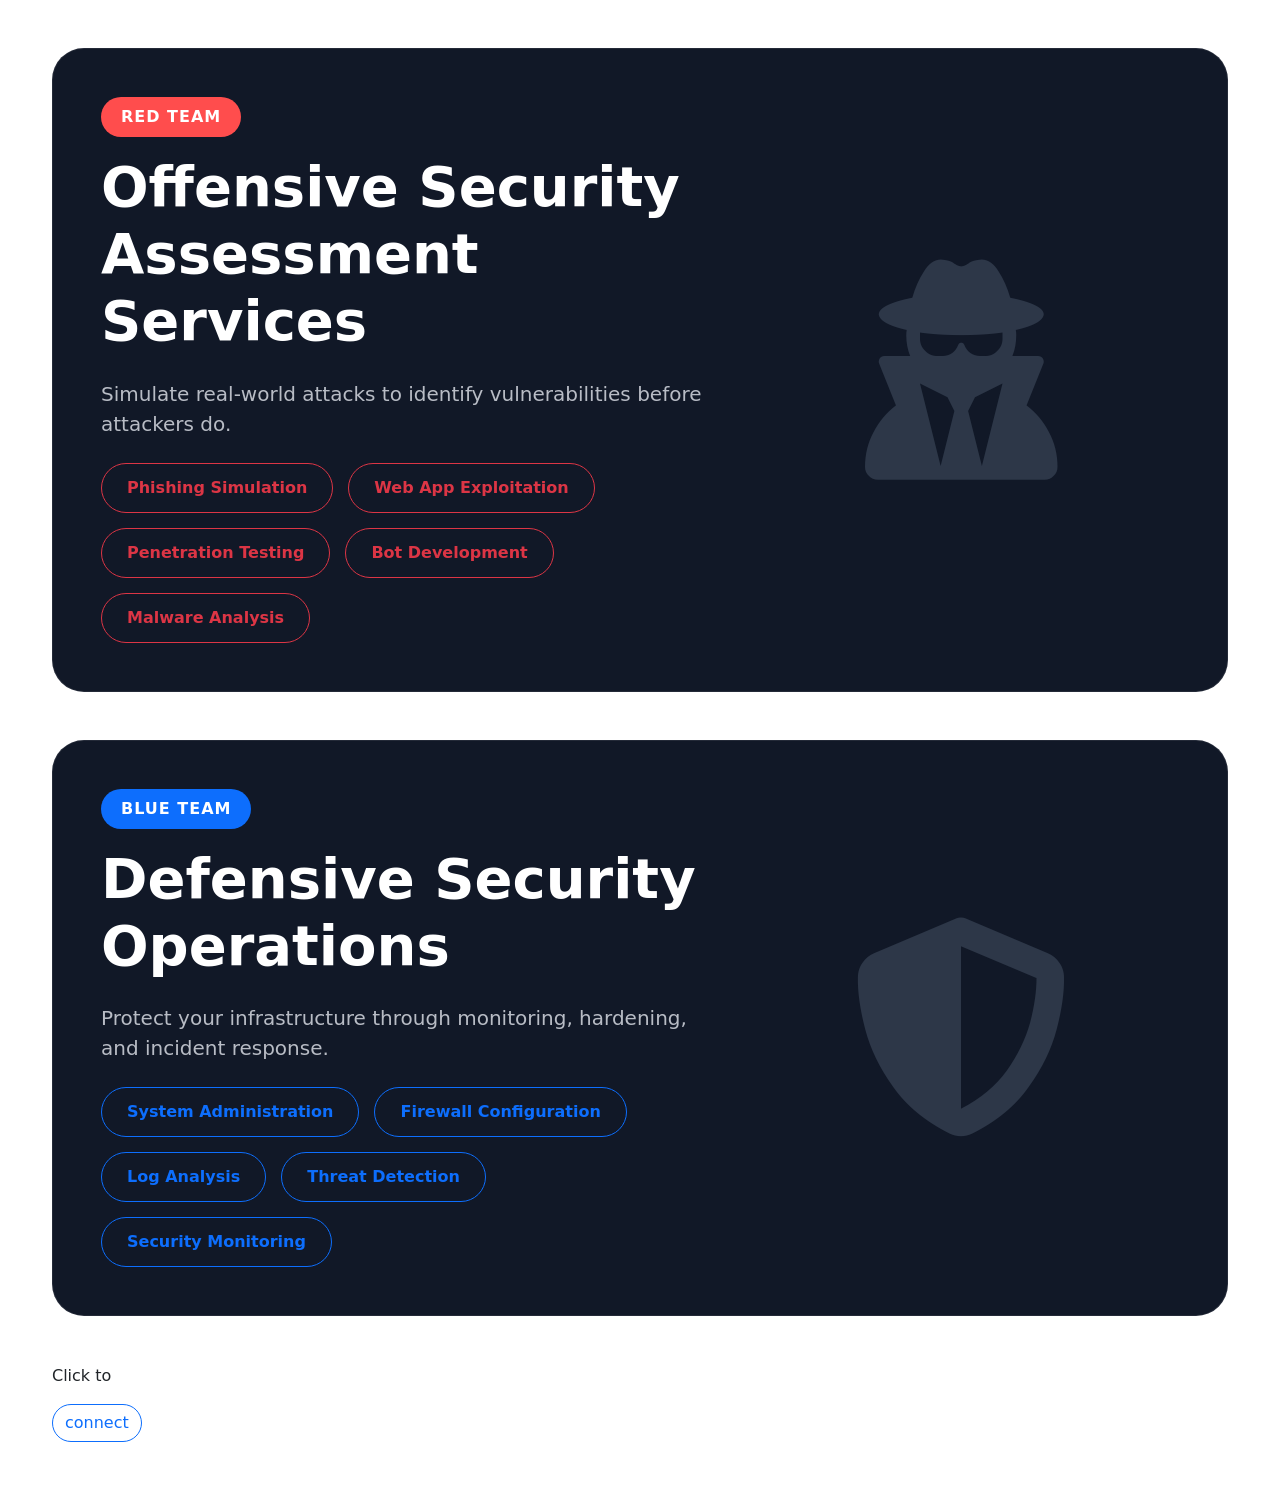
<file: other-services.html>
<!DOCTYPE html>
<html lang="en">
<head>
    <meta charset="UTF-8">
    <meta name="viewport" content="width=device-width, initial-scale=1.0">
    <title>Red team</title>

    <!-- Bootstrap -->
    <link href="https://cdn.jsdelivr.net/npm/bootstrap@5.3.7/dist/css/bootstrap.min.css" rel="stylesheet">
    
    <!-- Font Awesome -->
    <link rel="stylesheet" href="https://cdnjs.cloudflare.com/ajax/libs/font-awesome/6.7.2/css/all.min.css">

    <!-- linkings -->
    <link rel="stylesheet" href="styles/other-services.css">

    <script src="script/appliaction-validation.js"></script>

    <script src="script/application.js"></script>

    <!-- AOS -->
    <link href="https://unpkg.com/aos@2.3.4/dist/aos.css" rel="stylesheet">
</head>
<body>
        <div class="container-lg services-section my-5">
        
            <!-- RED TEAM -->
            <section class="service-card mb-5 p-5 rounded-5" data-aos="fade-right">
        
                <div class="row align-items-center">
        
                    <div class="col-lg-7">
        
                        <span class="service-tag red-tag">RED TEAM</span>
        
                        <h2 class="display-4 fw-bold mt-3">
                            Offensive Security <br>
                            Assessment Services
                        </h2>
        
                        <p class="lead mt-4">
                            Simulate real-world attacks to identify vulnerabilities before attackers do.
                        </p>
        
                        <div class="service-buttons mt-4">
        
                            <a href="#" class="btn btn-outline-danger rounded-pill">
                                Phishing Simulation
                            </a>
        
                            <a href="#" class="btn btn-outline-danger rounded-pill">
                                Web App Exploitation
                            </a>
        
                            <a href="#" class="btn btn-outline-danger rounded-pill">
                                Penetration Testing
                            </a>
        
                            <a href="#" class="btn btn-outline-danger rounded-pill">
                                Bot Development
                            </a>
        
                            <a href="#" class="btn btn-outline-danger rounded-pill">
                                Malware Analysis
                            </a>
        
                        </div>
        
                    </div>
        
                    <div class="col-lg-5 text-center">
        
                        <i class="fa-solid fa-user-secret service-icon"></i>
        
                    </div>
        
                </div>
        
            </section>
        
        
            <!-- BLUE TEAM -->
            <section class="service-card p-5 rounded-5" data-aos="fade-left">
        
                <div class="row align-items-center">
        
                    <div class="col-lg-7">
        
                        <span class="service-tag blue-tag">BLUE TEAM</span>
        
                        <h2 class="display-4 fw-bold mt-3">
                            Defensive Security <br>
                            Operations
                        </h2>
        
                        <p class="lead mt-4">
                            Protect your infrastructure through monitoring, hardening, and incident response.
                        </p>
        
                        <div class="service-buttons mt-4">
        
                            <a href="#" class="btn btn-outline-primary rounded-pill">
                                System Administration
                            </a>
        
                            <a href="#" class="btn btn-outline-primary rounded-pill">
                                Firewall Configuration
                            </a>
        
                            <a href="#" class="btn btn-outline-primary rounded-pill">
                                Log Analysis
                            </a>
        
                            <a href="#" class="btn btn-outline-primary rounded-pill">
                                Threat Detection
                            </a>
        
                            <a href="#" class="btn btn-outline-primary rounded-pill">
                                Security Monitoring
                            </a>
        
                        </div>
        
                    </div>
        
                    <div class="col-lg-5 text-center">
        
                        <i class="fa-solid fa-shield-halved service-icon"></i>
        
                    </div>
        
                </div>
        
            </section>


            <!-- connect -->
            <section class="mt-5">
                <div class=" align-items-center">
                <p class=" align-items-center">Click to </p>
                <a href="https://mail.google.com/mail/?view=cm&fs=1&to=astrahubc@gmail.com&su=Project%20Inquiry" class="btn btn-outline-primary btn-inline-primary rounded-pill">
                    connect
                </a>
                </div>
            </section>
        
        </div>



        <!-- bootsstrap -->
        <script src="https://cdn.jsdelivr.net/npm/bootstrap@5.3.0/dist/js/bootstrap.bundle.min.js"></script>
        
        <!-- AOS -->
        <script src="https://unpkg.com/aos@2.3.4/dist/aos.js"></script>
        
        <script>
            AOS.init({
                duration: 1000,
                easing: "ease-in-out",
                once: false,
                mirror: true
            });

            window.addEventListener("load", function () {
                AOS.refresh();
            });
        </script>

</body>
</html>
</file>
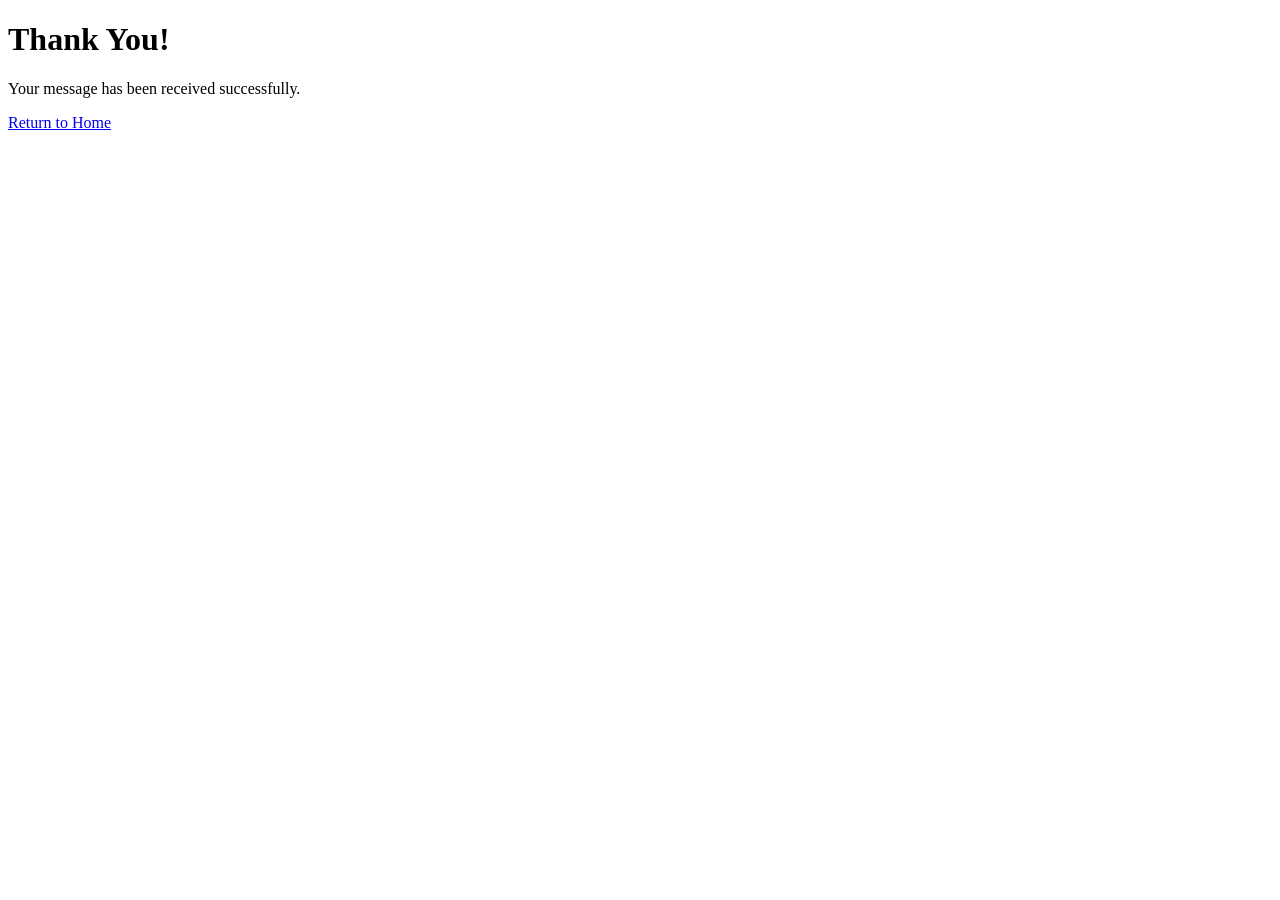
<file: success.html>
<!DOCTYPE html>
<html lang="en">
<head>
    <meta charset="UTF-8">
    <meta name="viewport" content="width=device-width, initial-scale=1.0">
    <title>Thank you</title>
</head>
<body>
    <h1>Thank You!</h1>
    
    <p>Your message has been received successfully.</p>
    
    <a href="index.html">Return to Home</a>
</body>
</html>
</file>
<file: styles/other-services.css>
/* service section */

.services-section {
    max-width: 1200px;
}

.service-card {

    background: #111827;
    border: 1px solid rgba(255, 255, 255, .08);

    transition: .4s;
}

.service-card:hover {

    transform: translateY(-8px);

    box-shadow: 0 20px 40px rgba(0, 0, 0, .35);

}

/* Heading */

.service-card h2 {

    color: #fff;
    line-height: 1.2;

}

.service-card p {

    color: #b8bcc5;

}

/* Tags */

.service-tag {

    display: inline-block;

    padding: 8px 20px;

    border-radius: 40px;

    font-weight: 700;

    letter-spacing: 1px;

}

.red-tag {

    background: #ff4d4d;

    color: #fff;

}

.blue-tag {

    background: #0d6efd;

    color: #fff;

}

/* Buttons */

.service-buttons {

    display: flex;

    flex-wrap: wrap;

    gap: 15px;

}

.service-buttons .btn {

    padding: 12px 25px;

    font-weight: 600;

}

/* Icons */

.service-icon {

    font-size: 220px;

    color: #2d3748;

}

.button {
    background-color: red;
}

/* Responsive */

@media(max-width:992px) {

    .service-card {

        text-align: center;

    }

    .service-buttons {

        justify-content: center;

    }

    .service-icon {

        font-size: 140px;

        margin-top: 30px;

    }

}
</file>
